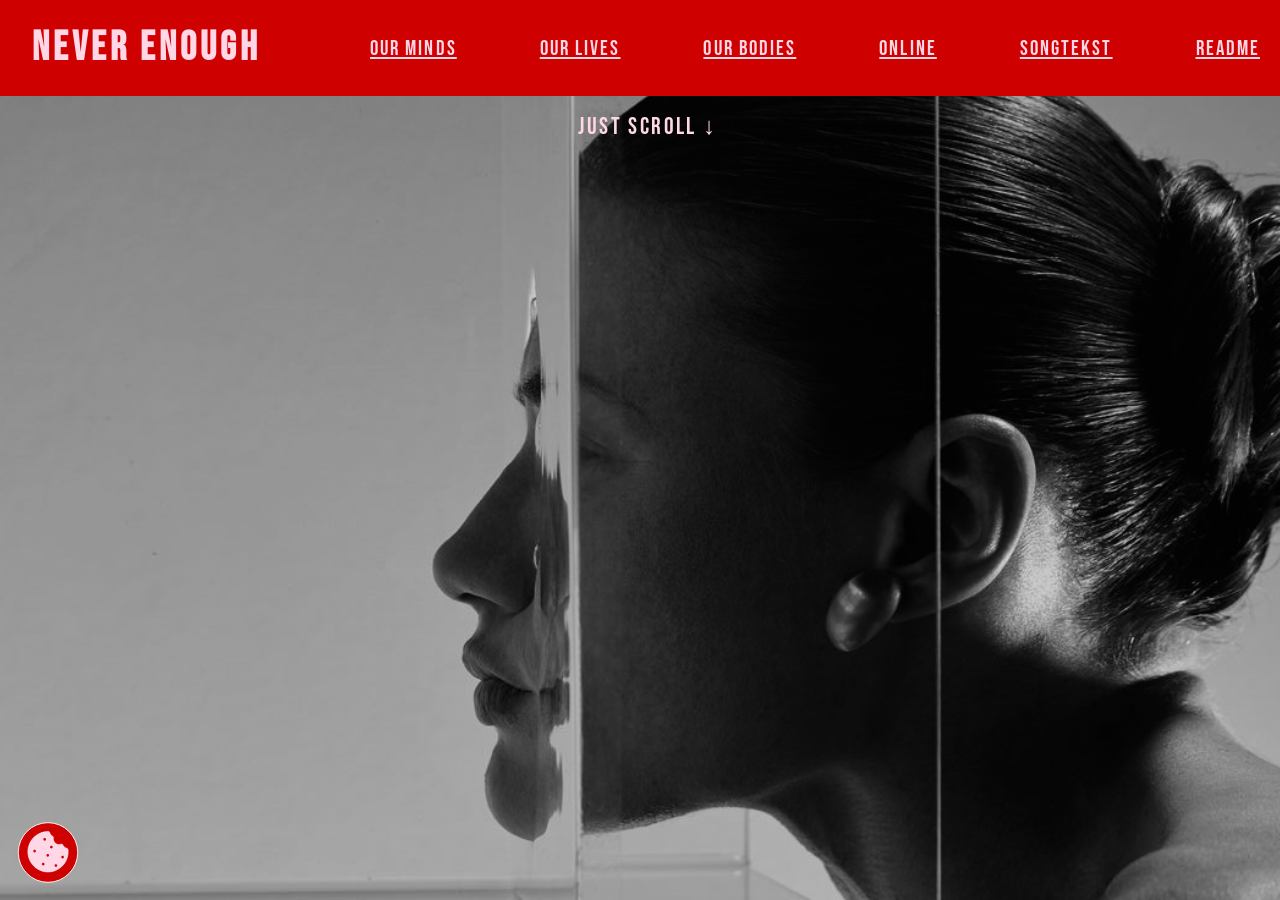
<file: index.html>
<!doctype html>
<html lang="en">
  <head>
    <meta charset="UTF-8" />
    <meta name="viewport" content="width=device-width, initial-scale=1.0" />
    <meta name="author" content="[jouw naam]" />
    <link rel="stylesheet" href="assets/style/normal.css" />
    <link rel="stylesheet" href="assets/style/media.css" />
    <title>Never Enough</title>
    <script
      data-page="https://tuintjevanleonie.nl"
      src="https://tuintjevanleonie.nl/webring.js"
      defer
    ></script>
  </head>
  <body>
    <a href="#main-content" class="skip-link">Skip to main content</a>
    <header>
      <h1>
        <a href="index.html" aria-label="Hoofdpagina">NEVER ENOUGH </a>
      </h1>

      <nav>
        <a
          href="minds.html"
          aria-label="Learn more about the influence of the never-enough mindset on our minds"
          >OUR MINDS</a
        >
        <a
          href="lives.html"
          aria-label="Learn more about the influence of the never-enough mindset on our lives"
          >OUR LIVES</a
        >
        <a
          href="bodies.html"
          aria-label="Learn more about the influence of the never-enough mindset on our bodies"
          >OUR BODIES</a
        >
        <a
          href="online.html"
          aria-label="Learn more about the influence of social media on the never-enough mindset"
          >ONLINE</a
        >
        <a
          href="songtekst/tijdsgeest.html"
          aria-label="Bekijk hier mijn sontekst"
          >SONGTEKST</a
        >

        <a
          href="https://github.com/LeonieKoster/Leonie/blob/main/README.md"
          aria-label="Bekijk hier mijn Learning Log"
          >README</a
        >
      </nav>
    </header>

    <aside>
      <button
        commandfor="mode-dialog"
        command="show-modal"
        aria-label="Open cookie en privacy informatie"
      >
        <img data-scheme="light" src="./assets/koek.svg" alt="" />
        <img data-scheme="dark" src="./assets/koekdonker.svg" alt="" />
      </button>

      <dialog id="mode-dialog">
        <form method="dialog">
          <hgroup>
            <h2>Welcome to my digital garden!</h2>
            <p>
              I value transparency. Here, you can see exactly which technologies
              are running in the background and what happens to your privacy.
            </p>
          </hgroup>
          <section>
            <h3>Which external systems are running alongside it?</h3>
            <ul>
              <li>
                <a
                  href=" https://docs.github.com/en/site-policy/privacy-policies/github-general-privacy-statement"
                >
                  <strong> GitHub Pages:</strong></a
                >
                Handles the technical hosting and keeps this site online.
              </li>
              <li>
                <a href="https://digitaaltuintje.nl"
                  ><strong> Digitaaltuintje Webring Component:</strong></a
                >
                Connects this platform to the broader network of digital
                gardens.
              </li>
            </ul>
          </section>
          <section>
            <h3>Honest & transparent:</h3>
            <p>
              I designed and built the rest of this site entirely myself. No
              sneaky ad networks, no commercial trackers, and no unnecessary
              cookies.
            </p>
          </section>
          <button aria-label="Sluit dialoogvenster">Close</button>
        </form>
      </dialog>
    </aside>

    <main>
      <figure>
        <img
          src="./assets/beginpagina.jpg"
          alt="Zwart-wit portret van een vrouw bij een spiegel"
        />
        <aside>Just scroll ↓</aside>
      </figure>

      <article id="main-content">
        <h2>You have enough. Why doesn't it feel that way?</h2>
        <p>
          We always want more. But where does that desire come from? And when
          does "more" actually become enough?
        </p>
      </article>

      <article>
        <h2><strong>MORE</strong></h2>
        <ul>
          <li>money.</li>
          <li>likes.</li>
          <li>beauty.</li>
          <li>attention.</li>
          <li>experiences.</li>
          <li>productivity.</li>
          <li>life.</li>
        </ul>
      </article>

      <article class="Roze-butwhy">
        <h2><strong>BUT WHY</strong></h2>
        <p>
          We think we’ll be happier if we have more. More likes, a better body,
          a better life. We’re constantly chasing the next thing, believing that
          once we achieve it, we’ll finally feel satisfied. But as soon as we
          get what we wanted, the goalposts shift again. There’s always
          something else to improve, something more to achieve, or something new
          to desire.
        </p>
        <p>
          What felt like enough yesterday suddenly feels like too little today.
          We compare ourselves to others, set new expectations, and keep looking
          for ways to become a better version of ourselves. Without even
          noticing, we turn happiness into something we have to earn instead of
          something we can experience along the way.
        </p>
        <p>
          Why is it so difficult to feel satisfied with what we already have?
          Why does more so often leave us wanting even more? And what would
          happen if we stopped chasing the next thing for a moment and asked
          ourselves: What if we already have enough?
        </p>
      </article>

      <section id="themas">
        <div class="themas-pin-container">
          <div class="themas-intro">
            <h2>THEMES</h2>
            <p>
              From our thoughts and bodies to our daily lives and online
              behaviour: everywhere, it seems like we need more. But where does
              this desire come from?
            </p>
          </div>

          <div class="themas-scroll-wrap">
            <article class="mind-kaart">
              <a href="minds.html">
                <img src="assets/minds.jpg" alt="..." />
              </a>
              <h3>OUR MINDS — NEVER SATISFIED.</h3>
              <p>
                Why are we never completely satisfied? We compare ourselves to
                others, keep setting higher goals, and believe things can always
                be better. But when are we actually satisfied?
              </p>
              <a href="minds.html">Go to the OUR MINDS page.</a>
            </article>

            <article class="life-kaart">
              <img src="assets/live.jpg" alt="..." />
              <a href="lives.html"> </a>
              <h3>OUR LIVES — NEVER ENOUGH.</h3>

              <p>
                We want to experience more, achieve more, and get more out of
                life. As if we always have to be more productive and can't
                afford to waste a single moment. But when is it enough?
              </p>
              <a href="lives.html">Go to the OUR LIVES page.</a>
            </article>

            <article class="bodies">
              <a href="bodies.html">
                <img src="assets/bodies.jpg" alt="..." />
              </a>
              <h3>OUR BODIES — NEVER PERFECT.</h3>
              <p>
                A flatter stomach, clearer skin, or a better version of
                yourself. Beauty standards make us believe that we always need
                to change something. But who decides when you're good enough?
              </p>
              <a href="bodies.html">Go to the OUR BODIES page.</a>
            </article>

            <article class="online">
              <a href="online.html">
                <img src="assets/online.jpg" alt=".." />
              </a>
              <h3>ONLINE — NEVER OFFLINE.</h3>
              <p>
                On social media, we are constantly exposed to perfect images and
                extraordinary moments. We compare ourselves to others and fear
                missing out. But how does that affect the way we see our own
                lives?
              </p>
              <a href="online.html">Go to the ONLINE page.</a>
            </article>
          </div>
        </div>
      </section>
    </main>
  </body>
</html>
</file>
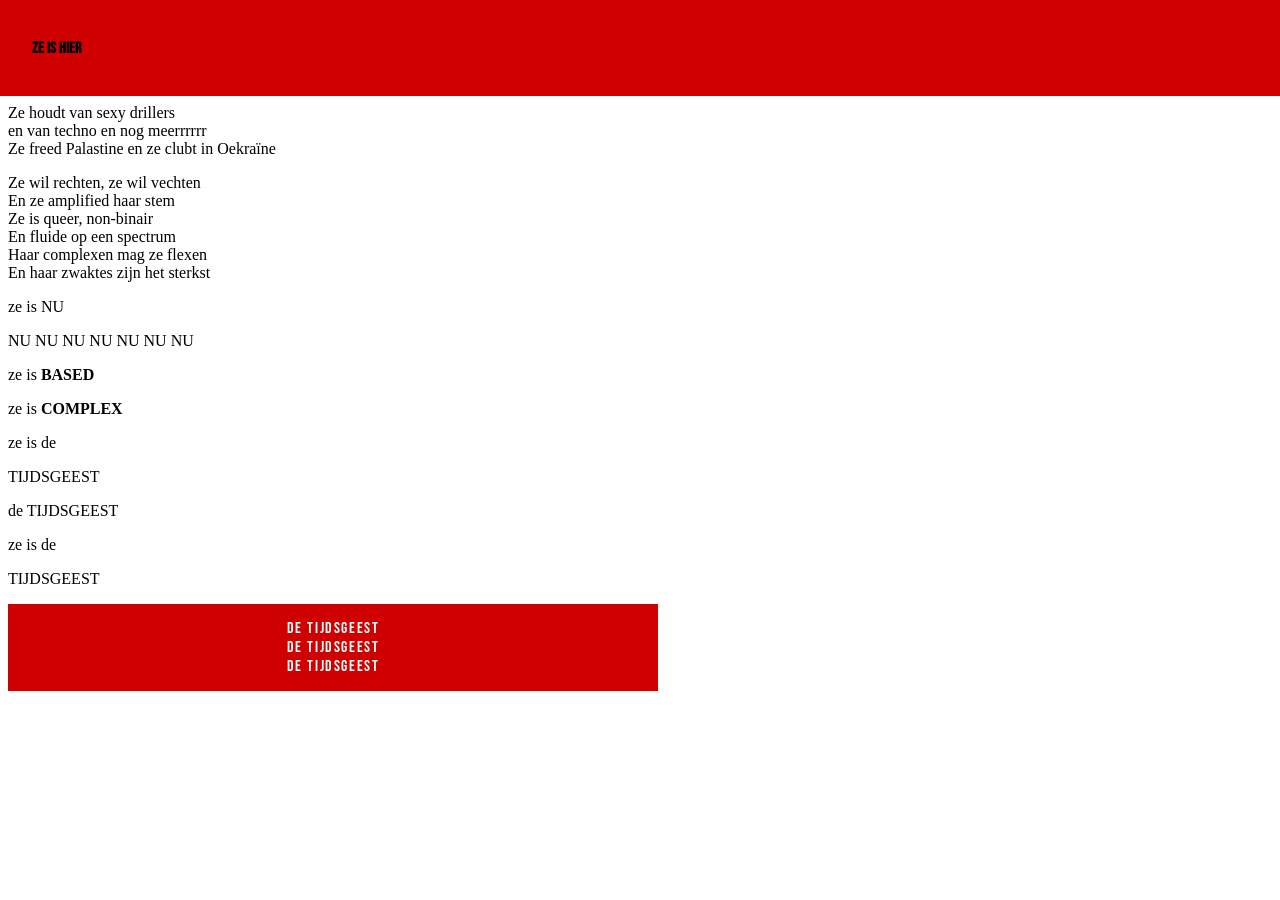
<file: songtekst/index.html>
<!doctype html>
<html lang="en">
  <head>
    <meta charset="UTF-8" />
    <meta name="viewport" content="width=device-width, initial-scale=1.0" />
    <meta http-equiv="X-UA-Compatible" content="ie=edge" />
    <title>Dansplaat</title>
    <link rel="stylesheet" href="tijdsgeest.css" />
    <meta name="copyright" content="Design by …" />
    <meta name="description" content="…" />
    <meta name="keywords" content="…" />
  </head>
  <body>
    <main class="grid-container">
      <p class="kop1">
        Ze is een beetje Arabier<br />
        En een beetje gen Z'er<br />
        Ze doet mee aan ramadan<br />
        Sipt stiekem ook bier
      </p>

      <p class="kop2">
        Ze houdt van sexy drillers<br />
        en van techno en nog meerrrrrr<br />
        Ze freed Palastine en ze clubt in Oekraïne
      </p>

      <header class="kop3"><strong>ZE IS NU</strong></header>
      <header class="kop4"><strong>ZE IS HIER</strong></header>

      <section class="kop5">
        Ze wil rechten, ze wil vechten<br />
        En ze amplified haar stem<br />
        Ze is queer, non-binair<br />
        En fluide op een spectrum<br />
        Haar complexen mag ze flexen<br />
        En haar zwaktes zijn het sterkst
      </section>

      <p class="kop6">ze is NU</p>
      <p class="kop7">NU NU NU NU NU NU NU</p>

      <p class="kop8">ze is <strong>BASED</strong></p>
      <p class="kop9">ze is <strong>COMPLEX</strong></p>

      <p class="kop10">ze is de</p>
      <p class="kop11">TIJDSGEEST</p>
      <p class="kop12">de TIJDSGEEST</p>

      <p class="kop13">ze is de</p>
      <p class="kop14">TIJDSGEEST</p>

      <footer class="kop15">
        <span>DE TIJDSGEEST</span><br />
        <span class="flip">DE TIJDSGEEST</span><br />
        <span class="flip">DE TIJDSGEEST</span>
      </footer>
    </main>
  </body>
</html>
</file>
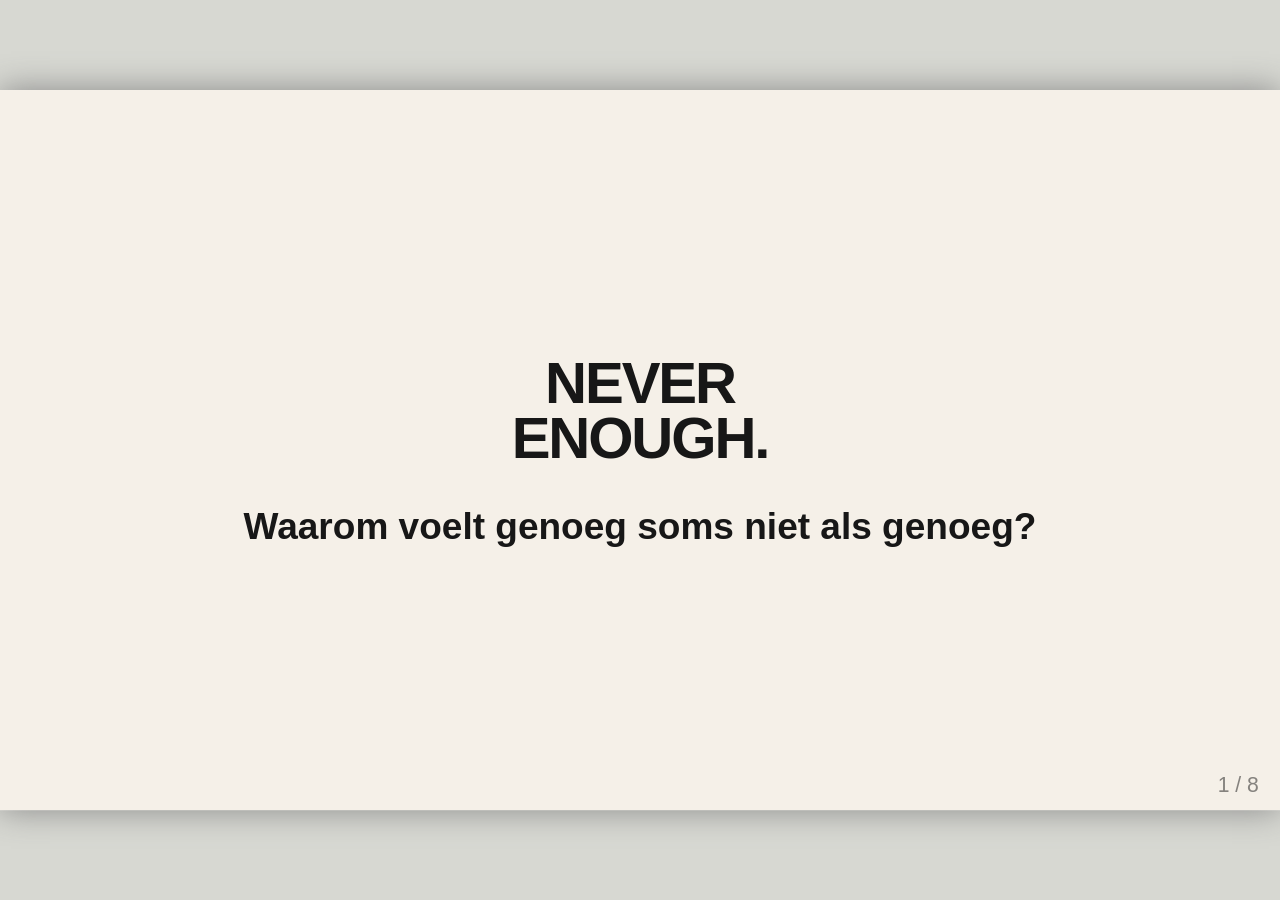
<file: oefeningen/presentatie/index.html>
<!doctype html>
<html lang="nl">
  <head>
    <meta charset="utf-8" />
    <title>Inspiratie voor mijn digital garden</title>
    <style>
      /* =========================
         ALGEMENE STIJL
         ========================= */

      body {
        font-family: Arial, Helvetica, sans-serif;
      }

      .remark-slide-content {
        background: #f5f0e8;
        color: #171717;
        padding: 50px 70px;
      }

      h1 {
        font-size: 64px;
        line-height: 0.95;
        text-transform: uppercase;
        letter-spacing: -2px;
      }

      h2 {
        font-size: 38px;
      }

      p {
        font-size: 22px;
        line-height: 1.4;
      }

      /* Roze achtergrond */

      .pink-bg {
        background: #ed3f82;
        color: #171717;
      }

      a {
        color: #ed3f82;
        text-decoration: none;
      }

      a:hover {
        text-decoration: underline;
      }

      .slide-image {
        width: 100%;
        max-height: 500px;
        object-fit: contain;
        display: block;
        margin: 20px auto;
      }
    </style>
  </head>
  <body>
    <textarea id="source">
class: center, middle 
<!--
In deze textarea kan je in Markdown de slides aanpassen,
zie https://github.com/gnab/remark/wiki voor alle mogelijkheden!
-->

# NEVER<br>ENOUGH.

### Waarom voelt genoeg soms niet als genoeg?


---

# 01 — Het onderwerp

## “Never Enough”

Waarom hebben we zo vaak het gevoel dat we meer moeten?

Ik wil onderzoeken waarom we als mensen vaak het gevoel hebben dat iets nooit helemaal genoeg is.
We willen steeds meer, beter, mooier, productiever of interessanter, terwijl we eigenlijk al genoeg hebben.

---
class: center, middle, pink-bg

# DE THEMA's

### Our Minds.

### Our Bodies.

### Our Live.

### Online.

---
# 02 — Mijn 10 links

1. [LINK 01 — <a href="https://www.bedrock.nl/positieve-kanten-van-overthinking/">Positieve-kanten-van-overthinking</a>](#)
2. [LINK 02 — <a href="https://www.bedrock.nl/altijd-meer-willen/">Altijd-meer-willen</a>](#)
3. [LINK 03 — <a href="https://scientias.nl/waarom-we-altijd-meer-willen-zelfs-als-we-er-ongelukkig-van-worden/">Waarom we altijd meer willen zelfs als we er ongelukkig van worden</a>](#)
4. [LINK 04 — <a href="https://psycholoog.nl/blogs/wat-is-de-invloed-van-doomscrolling-op-je-geestelijke-gezondheid/">Doomscrolling en de invloed op je geest</a>](#)
5. [LINK 05 — <a href="https://moodspace.be/nl/infotheek/fear-missing-out">Fear of missing out</a>](#)
6. [LINK 06 — <a href="https://www.brainwash.nl/artikelen/waarom-we-altijd-zo-druk-zijn">Waarom we altijd zo druk zijn</a>](#)
7. [LINK 07 — <a href="https://www.trimbos.nl/kennis/digitale-media-gokken/expertisecentrum-digitalisering-en-welzijn/sociale-media-en-welzijn/mentale-gezondheid/">Social media en mentale gezondheid</a>](#)
8. [LINK 08 — <a href="https://www.linda.nl/meiden/selflove/linda/hierom-niet-streven-trendy-lichaam/">Waarom je niet moet streven naar een perfect lichaam</a>](#)
9. [LINK 09 — <a href="https://www.sg.uu.nl/agenda/2025/het-gevaar-van-het-main-character-syndrome">Gevaar van het main character syndrome</a>](#)
10. [LINK 10 — <a href="https://www.lizdavistherapy.com/blog/romanticize-your-life">Romanticize your life</a>](#)

---
class: black

# 03 — Mijn foto collage

Ik heb afbeeldingen verzameld die bij mijn onderwerp passen.
Toen ik ze naast elkaar legde, zag ik verschillende patronen.

### Wat komt steeds terug?

**ROZE**  
**ZWART**  
**SOCIAL MEDIA**  
**VROUWELIJK**  
**PRESTEREN**  
**GROOT**  
**OVERTHINKING**  
**FOMO**  
**ZELFVERBETERING** 
---
class: pink-bg
<img class= "slide-image" src="../../Afbeeldingen/Collage-NeverEnough.png" alt="Collage van mijn afbeeldingen">
---
# 04 — Mijn digital garden

In mijn digital garden wil ik verschillende kanten van Never Enough onderzoeken. Niet alleen de negatieve kant, maar ook waarom we zo graag willen groeien, verbeteren en nieuwe dingen ervaren.

Het uitgangspunt is de vraag: waarom is genoeg voor ons vaak niet genoeg? Dit zie je op veel manieren terug in het dagelijks leven. We willen steeds meer, beter, mooier of interessanter.

Ik wil daarom geen standaard informatieve website maken, maar een website die bezoekers laat nadenken over hun eigen gedrag. De onderwerpen verdeel ik in Our Minds, Our Bodies, Online en Our Lives. Denk hierbij aan FOMO, overthinking, Just One More, glow-up culture, productiviteit en Let’s Romanticize Life.
Wat ik interessant vind aan andere websites is wanneer informatie niet meteen volledig wordt gegeven, maar je als bezoeker zelf iets ontdekt. Ik wil daarom experimenteren met scroll-interacties, verborgen informatie, bewegende elementen en verschillende lagen binnen een pagina. Vooral scroll-based animations, interactieve hover states en animaties die reageren op de gebruiker lijken mij interessant om verder te onderzoeken.

---

class: center, middle, black

# THANK YOU.


<!-- Laat onderstaande staan anders breekt je presentatie -->
    </textarea>
    <script src="./remark-latest.min.js"></script>
    <script>
      var slideshow = remark.create({
        ratio: "16:9",
      });
    </script>
  </body>
</html>
</file>
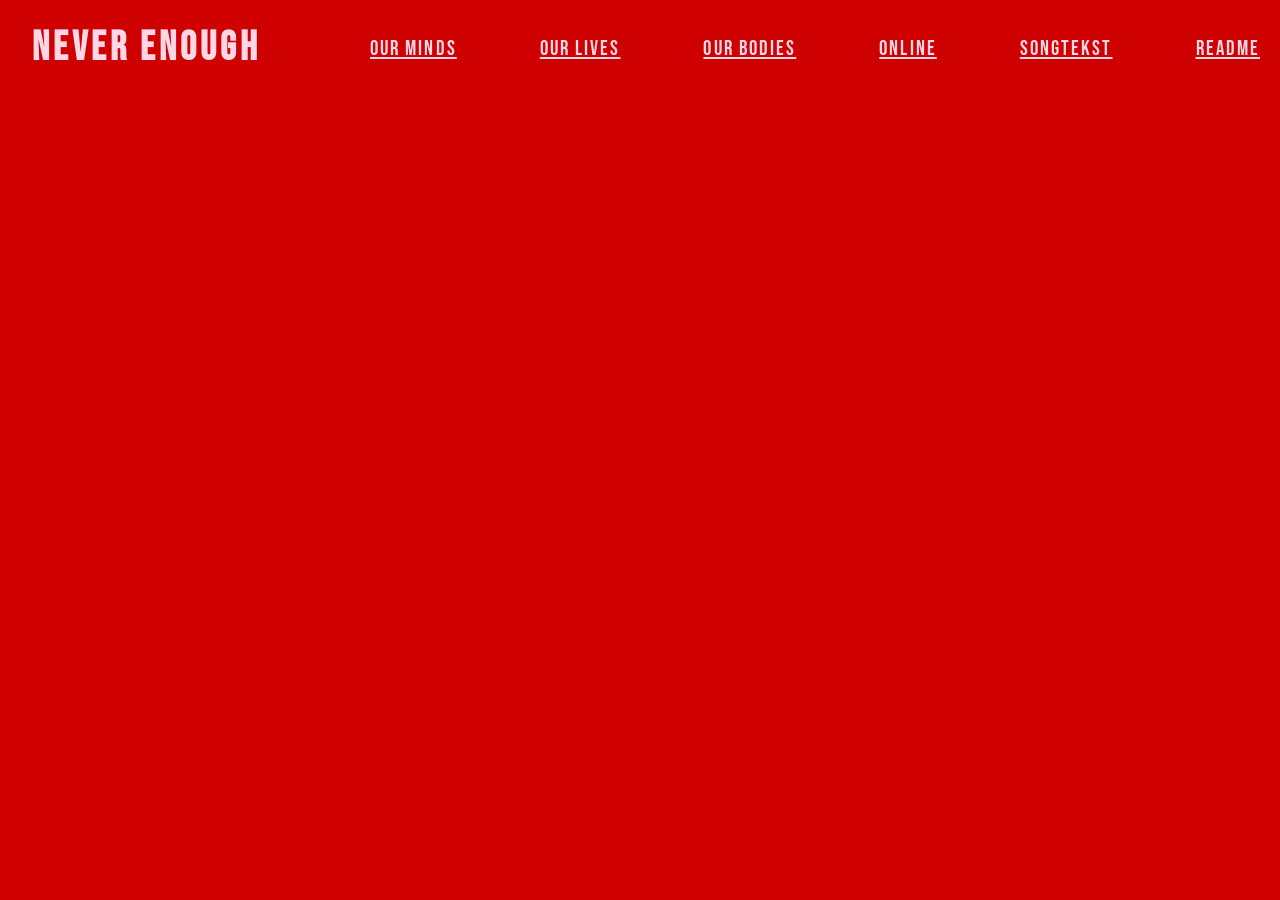
<file: bodies.html>
<!doctype html>
<html lang="en">
  <head>
    <meta charset="UTF-8" />
    <meta name="viewport" content="width=device-width, initial-scale=1.0" />
    <meta name="author" content="[jouw naam]" />
    <link rel="stylesheet" href="./assets/style/normal.css" />
    <title>Our Bodies - Never Enough</title>
    <script
      data-page="https://tuintjevanleonie.nl"
      src="https://tuintjevanleonie.nl/webring.js"
      defer
    ></script>
  </head>
  <body>
    <a href="#main-content" class="skip-link">Skip to main content</a>
    <header>
      <h1>
        <a href="index.html" aria-label="Hoofdpagina">NEVER ENOUGH </a>
      </h1>

      <nav>
        <a
          href="minds.html"
          aria-label="Learn more about the influence of the never-enough mindset on our minds"
          >OUR MINDS</a
        >
        <a
          href="lives.html"
          aria-label="Learn more about the influence of the never-enough mindset on our lives"
          >OUR LIVES</a
        >
        <a
          href="bodies.html"
          aria-label="Learn more about the influence of the never-enough mindset on our bodies"
          >OUR BODIES</a
        >
        <a
          href="online.html"
          aria-label="Learn more about the influence of social media on the never-enough mindset"
          >ONLINE</a
        >
        <a
          href="songtekst/tijdsgeest.html"
          aria-label="Bekijk hier mijn sontekst"
          >SONGTEKST</a
        >

        <a
          href="https://github.com/LeonieKoster/Leonie/blob/main/README.md"
          aria-label="Bekijk hier mijn Learning Log"
          >README</a
        >
      </nav>
    </header>
    <main>
      <!-- <h1>
        Hier ga ik onderzoeken hoe onze gedachten ervoor zorgen dat we continue
        het gevoel van "het is nooit genoeg" hebben.
      </h1> -->
    </main>
  </body>
</html>
</file>
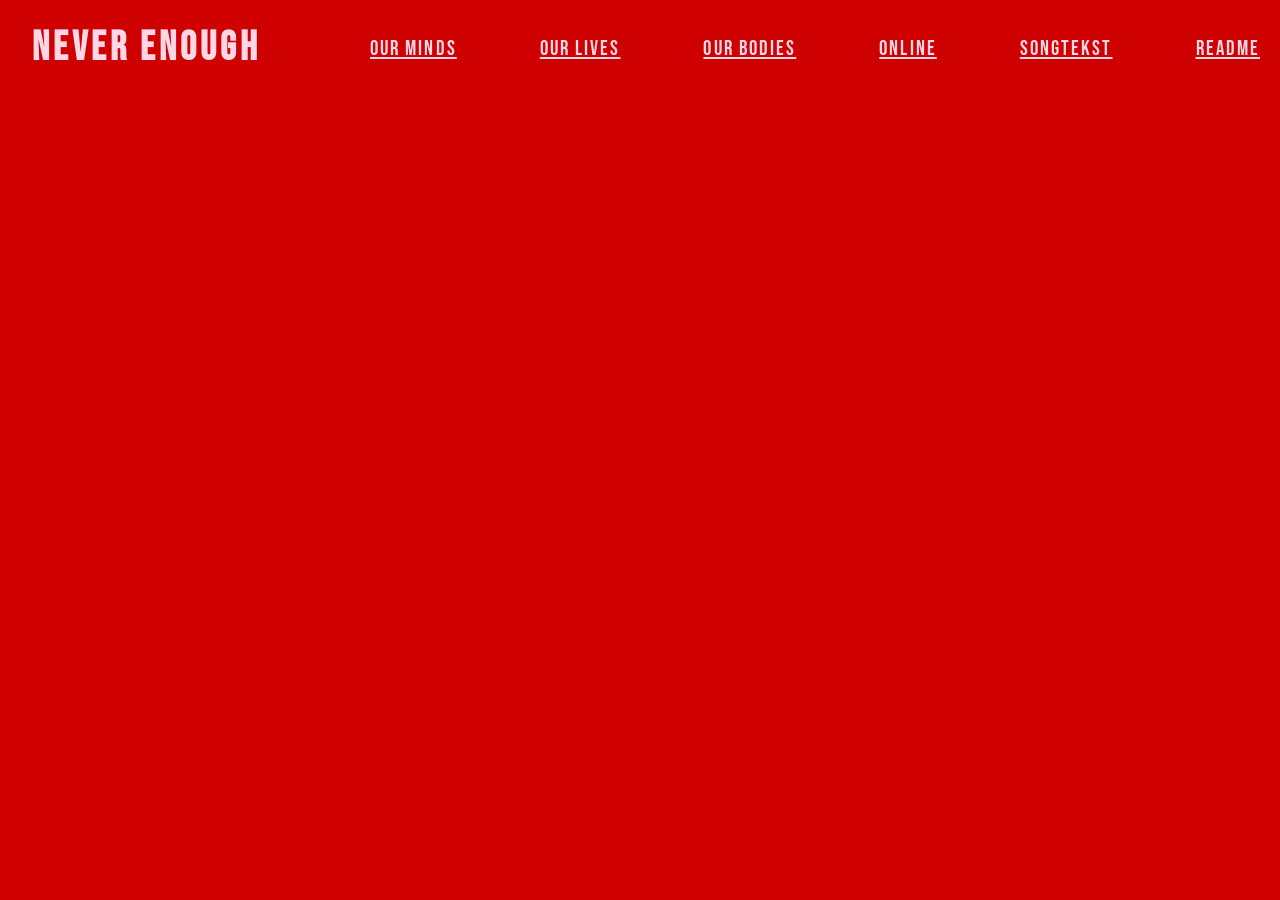
<file: lives.html>
<!doctype html>
<html lang="en">
  <head>
    <meta charset="UTF-8" />
    <meta name="viewport" content="width=device-width, initial-scale=1.0" />
    <meta name="author" content="[jouw naam]" />
    <link rel="stylesheet" href="./assets/style/normal.css" />
    <title>Our Lives - Never Enough</title>
    <script
      data-page="https://tuintjevanleonie.nl"
      src="https://tuintjevanleonie.nl/webring.js"
      defer
    ></script>
  </head>
  <body>
    <a href="#main-content" class="skip-link">Skip to main content</a>
    <header>
      <h1>
        <a href="index.html" aria-label="Hoofdpagina">NEVER ENOUGH </a>
      </h1>

      <nav>
        <a
          href="minds.html"
          aria-label="Learn more about the influence of the never-enough mindset on our minds"
          >OUR MINDS</a
        >
        <a
          href="lives.html"
          aria-label="Learn more about the influence of the never-enough mindset on our lives"
          >OUR LIVES</a
        >
        <a
          href="bodies.html"
          aria-label="Learn more about the influence of the never-enough mindset on our bodies"
          >OUR BODIES</a
        >
        <a
          href="online.html"
          aria-label="Learn more about the influence of social media on the never-enough mindset"
          >ONLINE</a
        >
        <a
          href="songtekst/tijdsgeest.html"
          aria-label="Bekijk hier mijn sontekst"
          >SONGTEKST</a
        >

        <a
          href="https://github.com/LeonieKoster/Leonie/blob/main/README.md"
          aria-label="Bekijk hier mijn Learning Log"
          >README</a
        >
      </nav>
    </header>
    <main>
      <!-- <article>
        <h1>
          Hier ga ik onderzoeken hoe onze gedachten ervoor zorgen dat we
          continue het gevoel van "het is nooit genoeg" hebben.
        </h1>
      </article> -->
    </main>
  </body>
</html>
</file>
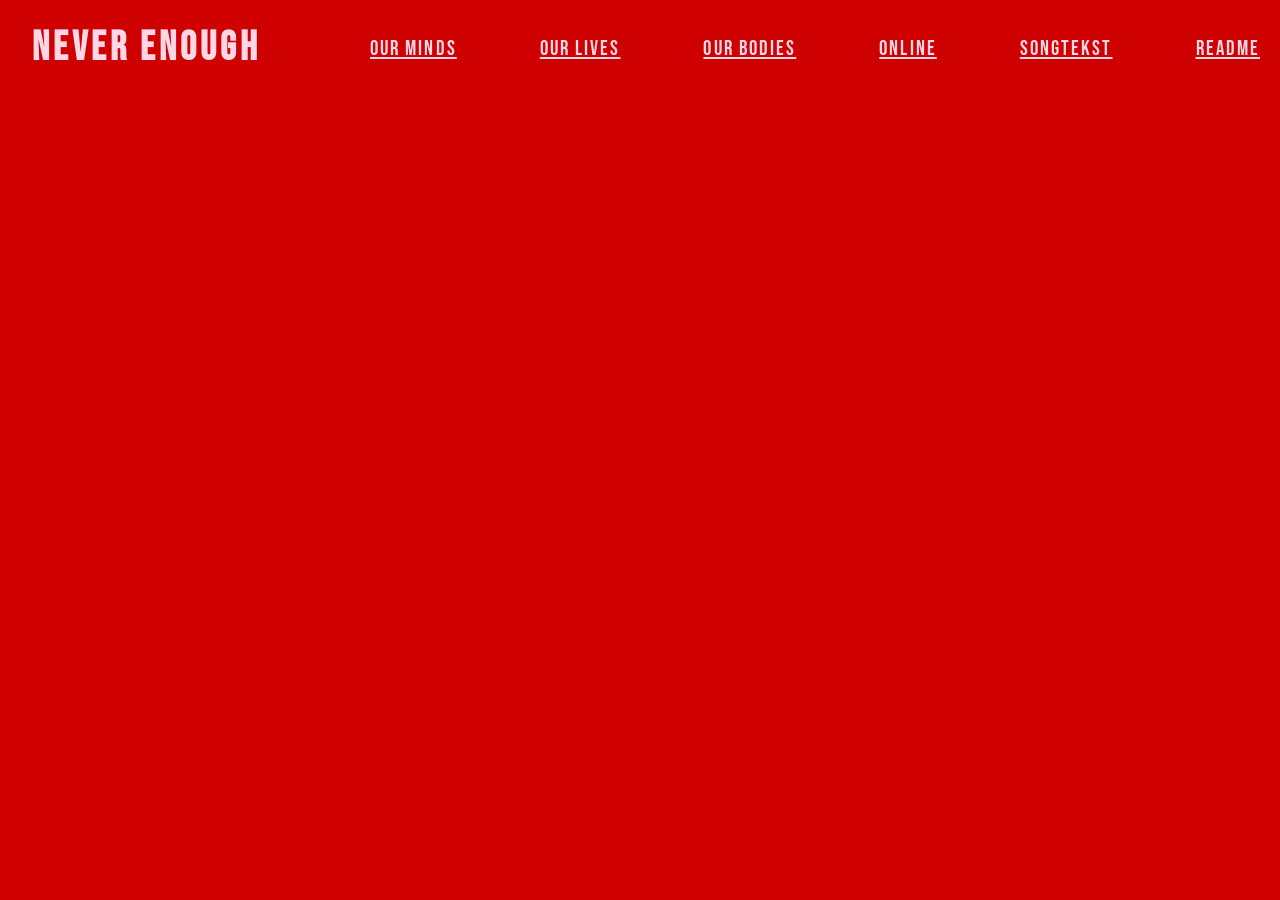
<file: minds.html>
<!doctype html>
<html lang="en">
  <head>
    <meta charset="UTF-8" />
    <meta name="viewport" content="width=device-width, initial-scale=1.0" />
    <meta name="author" content="[jouw naam]" />
    <link rel="stylesheet" href="./assets/style/normal.css" />
    <title>Our Minds - Never Enough</title>
    <script
      data-page="https://tuintjevanleonie.nl"
      src="https://tuintjevanleonie.nl/webring.js"
      defer
    ></script>
  </head>
  <body>
    <a href="#main-content" class="skip-link">Skip to main content</a>
    <header>
      <h1>
        <a href="index.html" aria-label="Hoofdpagina">NEVER ENOUGH </a>
      </h1>

      <nav>
        <a
          href="minds.html"
          aria-label="Learn more about the influence of the never-enough mindset on our minds"
          >OUR MINDS</a
        >
        <a
          href="lives.html"
          aria-label="Learn more about the influence of the never-enough mindset on our lives"
          >OUR LIVES</a
        >
        <a
          href="bodies.html"
          aria-label="Learn more about the influence of the never-enough mindset on our bodies"
          >OUR BODIES</a
        >
        <a
          href="online.html"
          aria-label="Learn more about the influence of social media on the never-enough mindset"
          >ONLINE</a
        >
        <a
          href="songtekst/tijdsgeest.html"
          aria-label="Bekijk hier mijn sontekst"
          >SONGTEKST</a
        >

        <a
          href="https://github.com/LeonieKoster/Leonie/blob/main/README.md"
          aria-label="Bekijk hier mijn Learning Log"
          >README</a
        >
      </nav>
    </header>
    <main>
      <!-- <h1>
        Hier ga ik onderzoeken hoe onze gedachten ervoor zorgen dat we continue
        het gevoel van "het is nooit genoeg" hebben.
      </h1> -->
    </main>
  </body>
</html>
</file>
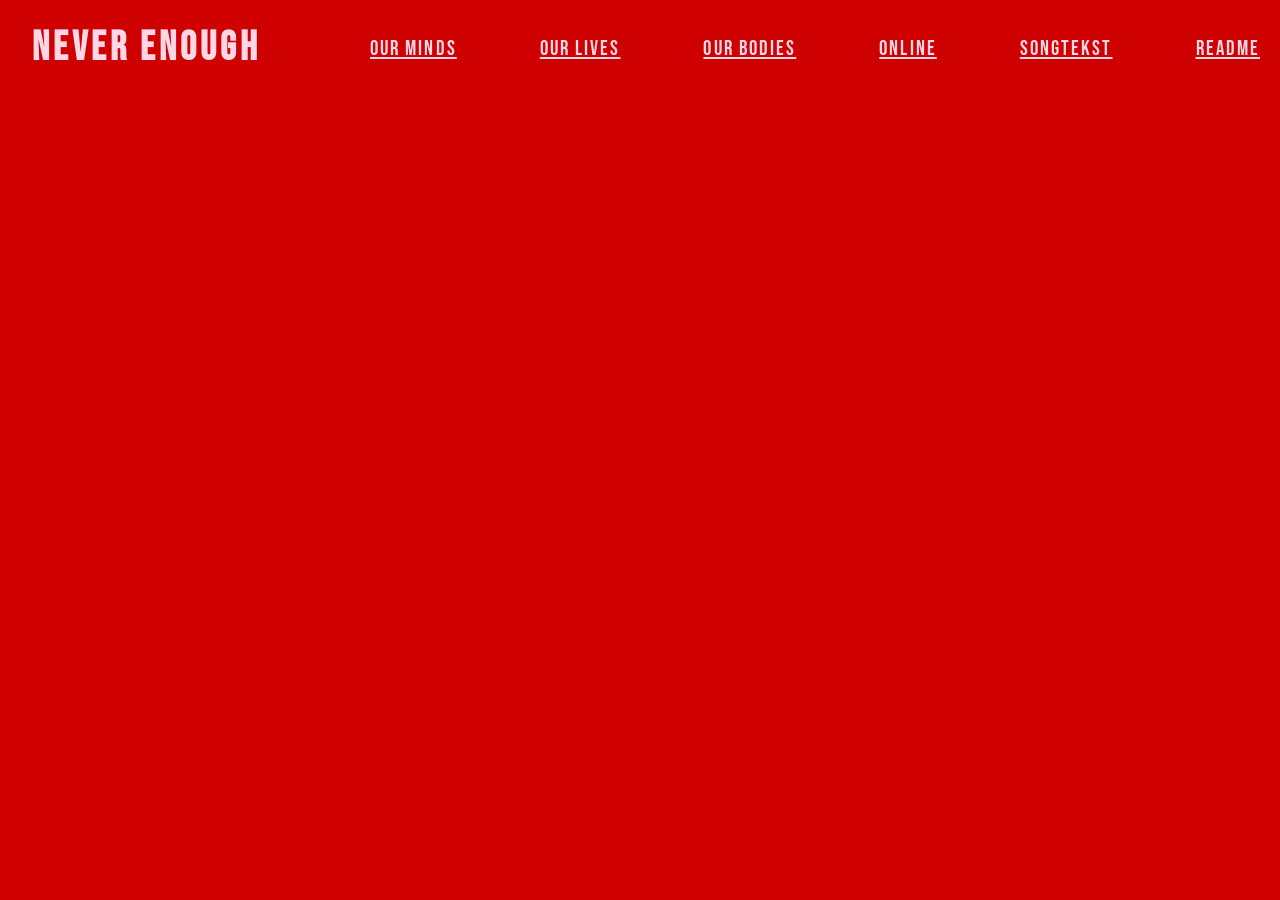
<file: online.html>
<!doctype html>
<html lang="en">
  <head>
    <meta charset="UTF-8" />
    <meta name="viewport" content="width=device-width, initial-scale=1.0" />
    <meta name="author" content="[jouw naam]" />
    <link rel="stylesheet" href="./assets/style/normal.css" />
    <title>Online - Never Enough</title>
    <script
      data-page="https://tuintjevanleonie.nl"
      src="https://tuintjevanleonie.nl/webring.js"
      defer
    ></script>
  </head>
  <body>
    <a href="#main-content" class="skip-link">Skip to main content</a>
    <header>
      <h1>
        <a href="index.html" aria-label="Hoofdpagina">NEVER ENOUGH </a>
      </h1>

      <nav>
        <a
          href="minds.html"
          aria-label="Learn more about the influence of the never-enough mindset on our minds"
          >OUR MINDS</a
        >
        <a
          href="lives.html"
          aria-label="Learn more about the influence of the never-enough mindset on our lives"
          >OUR LIVES</a
        >
        <a
          href="bodies.html"
          aria-label="Learn more about the influence of the never-enough mindset on our bodies"
          >OUR BODIES</a
        >
        <a
          href="online.html"
          aria-label="Learn more about the influence of social media on the never-enough mindset"
          >ONLINE</a
        >
        <a
          href="songtekst/tijdsgeest.html"
          aria-label="Bekijk hier mijn sontekst"
          >SONGTEKST</a
        >

        <a
          href="https://github.com/LeonieKoster/Leonie/blob/main/README.md"
          aria-label="Bekijk hier mijn Learning Log"
          >README</a
        >
      </nav>
    </header>
    <main>
      <!-- <h1>
        Hier ga ik onderzoeken hoe online, zoals sociale media invloed heeft op
        de "nooit genoeg mentaliteit"
      </h1> -->
    </main>
  </body>
</html>
</file>
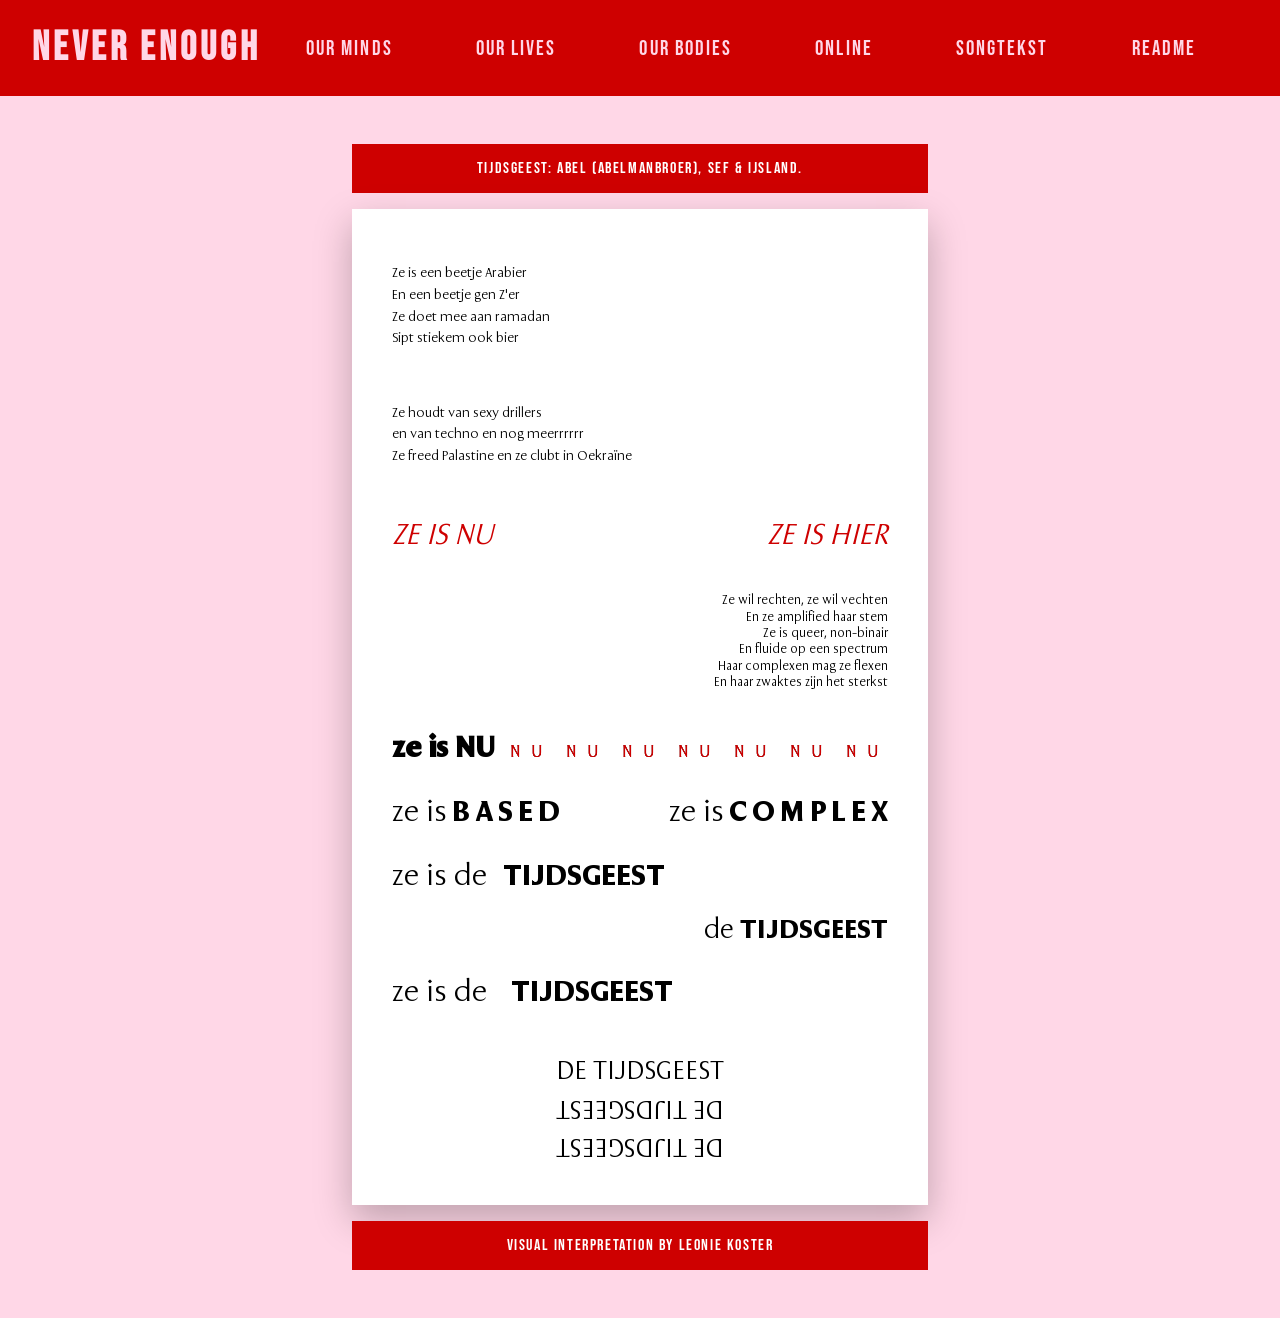
<file: songtekst/tijdsgeest.html>
<!doctype html>
<html lang="nl">
  <head>
    <meta charset="UTF-8" />
    <meta name="viewport" content="width=device-width, initial-scale=1.0" />
    <meta http-equiv="X-UA-Compatible" content="ie=edge" />
    <title>Songtekst</title>
    <link rel="stylesheet" href="tijdsgeest.css" />
    <meta name="copyright" content="Design by …" />
    <meta name="description" content="…" />
    <meta name="keywords" content="…" />
  </head>
  <body class="lyrics-page">
    <a href="#main-content" class="skip-link">Skip to main content</a>
    <header>
      <h1>
        <a href="../index.html" aria-label="Hoofdpagina">NEVER ENOUGH </a>
      </h1>

      <nav>
        <a
          href="../minds.html"
          aria-label="Learn more about the influence of the never-enough mindset on our minds"
          >OUR MINDS</a
        >
        <a
          href="../lives.html"
          aria-label="Learn more about the influence of the never-enough mindset on our lives"
          >OUR LIVES</a
        >
        <a
          href="../bodies.html"
          aria-label="Learn more about the influence of the never-enough mindset on our bodies"
          >OUR BODIES</a
        >
        <a
          href="../online.html"
          aria-label="Learn more about the influence of social media on the never-enough mindset"
          >ONLINE</a
        >
        <a
          href="../songtekst/tijdsgeest.html"
          aria-label="Bekijk hier mijn sontekst"
          >SONGTEKST</a
        >

        <a
          href="https://github.com/LeonieKoster/Leonie/blob/main/README.md"
          aria-label="Bekijk hier mijn Learning Log"
          >README</a
        >
      </nav>
    </header>

    <main id="main-content">
      <div class="lyrics-title">
        <h1>Tijdsgeest: Abel (Abelmanbroer), Sef & IJSLAND.</h1>
      </div>
      <section class="poster">
        <!---- "Ze is een beetje Arabier stukje"-->
        <section id="arabier">
          <p>
            Ze is een beetje Arabier<br />
            En een beetje gen Z'er<br />
            Ze doet mee aan ramadan<br />
            Sipt stiekem ook bier
          </p>
        </section>

        <!---- "Ze houdt van sexy drillers stukje"-->
        <section id="drillers">
          <p>
            Ze houdt van sexy drillers<br />
            en van techno en nog meerrrrrr<br />
            Ze freed Palastine en ze clubt in Oekraïne
          </p>
        </section>

        <!---- "Ze is nu zinnen"-->
        <div class="ze">
          <h2>ZE IS NU</h2>
          <h2>ZE IS HIER</h2>
        </div>

        <!---- "Ze wil rechten ze wil vechten stukje"-->
        <section class="rechten">
          <p>
            Ze wil rechten, ze wil vechten<br />
            En ze amplified haar stem<br />
            Ze is queer, non-binair<br />
            En fluide op een spectrum<br />
            Haar complexen mag ze flexen<br />
            En haar zwaktes zijn het sterkst
          </p>
        </section>

        <!---- "Ze is nu nu nu nu"-->
        <div class="nu">
          <p>ze is NU</p>
          <p data-text="NU NU NU NU NU NU NU">NU NU NU NU NU NU NU</p>
        </div>

        <!---- "Ze is based/complex"-->
        <div class="basedcomplex">
          <h3>
            ze is <span>B</span><span>A</span><span>S</span><span>E</span
            ><span>D</span>
          </h3>
          <h3>
            ze is <span>C</span><span>O</span><span>M</span><span>P</span
            ><span>L</span><span>E</span><span>X</span>
          </h3>
        </div>

        <!-- "Ze de tijdsgeest herhaling stukje" -->
        <section class="tijdsgeest-section">
          <p class="de1">ze is de</p>
          <h3>
            <span>T</span><span>I</span><span>J</span><span>D</span
            ><span>S</span><span>G</span><span>E</span><span>E</span
            ><span>S</span><span>T</span>
          </h3>
          <p class="tijdsgeest">
            de <span>T</span><span>I</span><span>J</span><span>D</span
            ><span>S</span><span>G</span><span>E</span><span>E</span
            ><span>S</span><span>T</span>
          </p>
        </section>

        <!---- "Ze de tijdsgeest herhaling stukje"-->
        <section class="tijdsgeest-section1">
          <p class="de2">ze is de</p>
          <h3>
            <span>T</span><span>I</span><span>J</span><span>D</span
            ><span>S</span><span>G</span><span>E</span><span>E</span
            ><span>S</span><span>T</span>
          </h3>
        </section>

        <!---- "Tijdgeest flip stukje"-->
        <section class="flip-section">
          <p>
            <span class="flip1">DE TIJDSGEEST</span><br />
            <span class="flip2">DE TIJDSGEEST</span><br />
            <span class="flip3">DE TIJDSGEEST</span>
          </p>
        </section>
      </section>

      <footer>Visual interpretation by Leonie Koster</footer>
    </main>
  </body>
</html>
</file>
<file: assets/style/normal.css>
/* /* Bronnen & bronvermelding:
Afbeelding beginpagina: https://encrypted-tbn0.gstatic.com/images?q=tbn:ANd9GcTxEXOvwREbxQI-Jrwtu28LpYMecb5lRC2Gbw14JWvxRtnyC2WQ
Websites voor inspiratie: https://codepen.io/marlowD/full/zYVRKge & https://codepen.io/cameronknight/pen/qBNvrRQ
Gesprek met chat.gpt voor uitleg inspiratie code: https://chatgpt.com/c/6aab0da6-c97c-83eb-8a9e-10864414de15.
Gesprek met chat.gpt voor uitleg waarom grid niet werkt: https://chatgpt.com/uc/6ada6752-dab4-83ea-9848-5d9493901733 
Hulp gevraagd bij het opschonen van mijn css: https://chatgpt.com/c/6add1c49-afe8-83eb-85ae-6ddd522d4b31 
Opschonen css media query: https://gemini.google.com/app/a84f252ad49f8ddb

Songtekst:
Hulp gevraagd bij het opschonen van mijn css van mijn songtekst: https://chatgpt.com/c/6adfb9fd-5ec0-83ed-a178-b979ac5663f3  
Code voor de media query van mijn sontekst: https://gemini.google.com/app/ddf67af027d4a8dc  

Afbeeldingen thema pagina: 
- Our minds: https://i.pinimg.com/736x/42/fe/c1/42fec132ce89fed165c8372578d34b94.jpg
- Our lives: https://i.pinimg.com/originals/5b/6c/b4/5b6cb488936c7e694fae3d5b05a11739.jpg
- Our bodies: https://i.pinimg.com/736x/2f/98/26/2f9826a5aa2a1362e643b0744a8a9153.jpg (zelf geedit) 
- Online: https://i.pinimg.com/736x/4f/aa/fe/4faafeb1feb163b587b5c04a3719276d.jpg 

 */

@font-face {
  font-family: "BebasNeue";
  src: url("../type/BebasNeue-Regular.ttf");
  font-weight: 100;
  font-style: normal;
}

@font-face {
  font-family: "NotoSans";
  src: url("../type/NotoSans-VariableFont_wdth\,wght.ttf");
  font-weight: 100;
  font-style: normal;
}

html {
  margin: auto;
  max-width: 100%;
  box-sizing: border-box;
  color-scheme: light dark;

  --bg-roodblauw: light-dark(#ce0000, #0b13cb);
  --bg-lichtroze: light-dark(#ffd7e7, #db88f6);
  --bg-wit: white;

  --tekst-wit: light-dark(white, white);
  --tekst-zwartwit: light-dark(black, white);

  --color-rozepaars: light-dark(#ffd7e7, #db88f6);
  --color-roodblauw: light-dark(#ce0000, #0b13cb);
}

[data-scheme="dark"] {
  display: none;
}

@media (prefers-color-scheme: dark) {
  [data-scheme="light"] {
    display: none;
  }

  [data-scheme="dark"] {
    display: block;
  }
}

body {
  margin: 0;
  padding: 0;

  background-color: var(--bg-roodblauw);
  font-family: "BebasNeue", sans-serif;
}

.skip-link {
  position: absolute;
  top: -40px;
  left: 0;
  z-index: 1000;
  padding: 8px;

  background: var(--bg-wit);
  color: var(--color-roodblauw);
}
.skip-link:focus {
  top: 0;
}

header {
  position: fixed;
  inset: 0 0 auto;
  z-index: 100;

  width: 100%;
  height: 6rem;

  padding: 0 2rem;

  display: flex;
  justify-content: space-between;
  align-items: center;

  background-color: var(--bg-roodblauw);
}

header a {
  font-size: 2.5rem;
  letter-spacing: 0.1em;

  color: var(--color-rozepaars);
}

header h1 a {
  text-decoration: none;
}

header nav a {
  display: inline-block;

  margin: 0 2.5rem 0 1rem;
  padding: 0.5rem 0.75rem;

  font-size: 1.3rem;
  letter-spacing: 0.1em;
}

a:hover {
  color: var(--tekst-wit);
  text-decoration: underline;
}

a:focus-visible,
button:focus-visible {
  outline: 3px solid var(--tekst-wit);
}

aside {
  position: fixed;
  left: 1rem;
  bottom: 1rem;
  z-index: 100;
}

dialog::backdrop {
  background: rgba(0, 0, 0, 0.5);
  backdrop-filter: blur(4px);
}

aside button {
  display: flex;
  padding: 0;

  background: none;
  border: none;
  cursor: pointer;
}

aside button img {
  width: 4rem;
  height: auto;
}

dialog form button {
  align-self: center;
  padding: 0.75rem 1rem;
  border-radius: 8px;

  font-family: "BebasNeue", sans-serif;
  font-size: 1.2rem;
  font-weight: 600;
  cursor: pointer;

  background-color: var(--bg-wit);
  color: var(--color-roodblauw);
  transition: background-color 0.2s;
}

#mode-dialog form > button:hover {
  border: 4px solid white;

  background-color: var(--bg-lichtroze);
  color: var(--tekst-wit);
}

#mode-dialog form > button:focus {
  border: 4px solid black;

  background-color: var(--bg-lichtroze);
  color: var(--tekst-wit);
}

dialog {
  width: 90%;
  max-width: 550px;
  padding: 0;

  border: none;
  border-radius: 16px;
}

dialog form {
  display: flex;
  flex-direction: column;

  gap: 1rem;
  padding: 2rem;

  background-color: var(--bg-roodblauw);
}

hgroup h2 {
  margin-bottom: -0.6rem;

  color: var(--bg-lichtroze);
  font-size: 2rem;
  text-align: center;
}

hgroup p {
  font-size: 0.9rem;
  line-height: 1.5;
  text-align: center;

  color: var(--tekst-wit);
  font-family: Arial, Helvetica, sans-serif;
}

dialog section:nth-of-type(1) li a {
  color: var(--tekst-zwartwit);
}

dialog section:nth-of-type(1) li a:hover {
  color: var(--bg-roodblauw);
}

dialog[open] {
  animation: springIn 0.4s cubic-bezier(0.175, 0.885, 0.32, 1.275) forwards;
}

@keyframes springIn {
  0% {
    opacity: 0;
    transform: scale(0.7) translateY(20px);
  }
  100% {
    opacity: 1;
    transform: scale(1) translateY(0);
  }
}

dialog section:nth-of-type(1) {
  display: block;
  margin-top: -1rem;
  padding: 1rem 1.25rem;
  border-radius: 1rem;

  background-color: var(--bg-lichtroze);
}

dialog section:nth-of-type(1) h3 {
  margin: 0 0 0.75rem;

  font-size: 1.2rem;
  letter-spacing: 0.05em;
  text-transform: uppercase;
  color: var(--color-roodblauw);
}

dialog section:nth-of-type(1) ul {
  margin: 0;
  padding-left: 1.25rem;

  font-size: 0.9rem;
  line-height: 1.5;
  list-style: "✓";
  font-family: Arial, Helvetica, sans-serif;
}

dialog section:nth-of-type(1) li {
  padding-left: 1rem;
}

dialog section:nth-of-type(2) {
  display: block;

  border-radius: 1rem;
  padding: 1rem 1.25rem;

  background-color: var(--bg-lichtroze);
}

dialog section:nth-of-type(2) h3,
dialog section:nth-of-type(2) p {
  margin: 0;

  font-size: 0.9rem;
  line-height: 1.5;
  font-family: Arial, Helvetica, sans-serif;
  color: var(--tekst-zwartwit);
}

dialog section:nth-of-type(2) h3 {
  font-weight: bold;
}

main {
  width: 100%;
  block-size: 100vh;

  overflow-x: hidden;
  overflow-y: auto;
  scroll-snap-type: y mandatory;
  scroll-behavior: smooth;
}

main > article,
main > figure {
  position: sticky;
  top: 0;

  display: flex;
  flex-direction: column;

  width: 100%;
  block-size: 100vh;
  margin: 0;
  padding: 0;

  text-align: center;
  scroll-snap-align: start;
}

main > figure img {
  display: block;
  width: 100%;
  height: 100vh;

  object-fit: cover;
  margin: 0;
}

main > figure aside {
  position: absolute;
  top: 7rem;
  right: 0;
  z-index: 10;

  color: var(--bg-lichtroze);
  font-family: "BebasNeue", sans-serif;
  font-size: 1.5rem;
  letter-spacing: 0.1em;
  pointer-events: none;

  animation: stuiteren 1.5s infinite ease-in-out;
}

@keyframes stuiteren {
  0%,
  100% {
    transform: translateY(0);
  }
  50% {
    transform: translateY(
      8px
    ); /* Laat de tekst subtiel 8px op en neer bewegen */
  }
}

main > article:nth-of-type(1) {
  width: 75%;
  height: 100vh;
  padding-top: 4rem;
  align-items: flex-start;

  background-color: var(--color-rozepaars);
  color: var(--bg-roodblauw);
}

#main-content h2 {
  align-self: center;
  margin-bottom: 0;
  padding: 5rem 3rem 0 3rem;

  color: var(--bg-roodblauw);
  font-size: 3rem;
}

#main-content p {
  align-self: center;
  padding: 0.2rem 2rem 0;

  font-family: "NotoSans", sans-serif;
  font-size: 1.1rem;
  font-variation-settings: "wght" 300;
}

main > article:nth-of-type(2) {
  position: sticky;
  top: 45vh;
  z-index: 2;

  width: 100%;
  height: 100vh;
  overflow: hidden;

  background-color: var(--bg-roodblauw);
  color: var(--bg-wit);
}

article:nth-of-type(2) h2 {
  margin: 3rem 0 0.2rem;

  font-size: 6rem;
  font-weight: 900;
}

article:nth-of-type(2) ul {
  margin: 0;
  padding: 0;

  font-size: 2rem;
  font-weight: bold;
  list-style: none;
  color: var(--bg-wit);
}

article:nth-of-type(2) li:hover {
  font-size: 3rem;
  text-decoration: line-through;
}

.Roze-butwhy {
  position: sticky;
  top: 0;
  z-index: 10;

  display: flex;
  flex-direction: column;
  justify-content: center;
  align-items: flex-start;

  width: 100%;
  min-height: 100vh;
  padding: 6rem 10vw 4rem;

  background-color: var(--color-rozepaars);
  color: var(--color-roodblauw);
  scroll-snap-align: start;
}

.Roze-butwhy h2 {
  margin: -2rem 8rem 0 0;
  color: var(--color-roodblauw);
  font-size: 6rem;
}

.Roze-butwhy p:nth-of-type(1) {
  max-width: 710px;

  font-family: "NotoSans", sans-serif;
  font-size: 1.1rem;
  line-height: 1.5;
  text-align: start;
  font-variation-settings: "wght" 300;
}

.Roze-butwhy p:nth-of-type(2) {
  max-width: 710px;

  font-family: "NotoSans", sans-serif;
  font-size: 1.1rem;
  line-height: 1.5;
  text-align: left;
  font-variation-settings: "wght" 300;
}

.Roze-butwhy p:nth-of-type(3) {
  max-width: 710px;

  font-family: "BebasNeue", sans-serif;
  font-size: 1.3rem;
  letter-spacing: 0.05em;
  text-align: left;
}

#themas {
  position: relative;
  z-index: 50;

  width: 100%;
  min-height: 100vh;

  padding: 10rem 0;
  box-sizing: border-box;

  background-color: var(--bg-roodblauw);
  color: var(--bg-wit);

  scroll-snap-align: start;
  font-variation-settings: "wght" 300;
}

.themas-pin-container {
  display: grid;
  grid-template-columns: 31% 1fr;
  align-items: start;
  gap: 6rem;

  width: 100%;
  max-width: 1400px;

  margin: 0 auto;
  padding: 0 4rem;
}

.themas-intro {
  position: sticky;
  top: 10rem;
  align-self: start;
}

.themas-intro h2 {
  margin-bottom: 1rem;
  padding-left: 4rem;

  font-family: "BebasNeue", sans-serif;
  font-size: 5rem;
  line-height: 1;
}

.themas-intro p {
  margin: 0;
  padding-left: 4rem;

  font-family: "NotoSans", sans-serif;
  font-size: 1.1rem;
  line-height: 1.5;
}

.themas-scroll-wrap {
  display: grid;
  grid-template-columns: repeat(2, 1fr);
}

.themas-scroll-wrap article {
  display: flex;
  flex-direction: column;
  max-width: 280px;
}

.themas-scroll-wrap article img {
  display: block;
  width: 280px;
  height: 280px;
  margin: 2rem 0 1rem 0;
}

.themas-scroll-wrap article img:hover {
  border: 4px solid white;
}

.themas-scroll-wrap article h3 {
  margin-bottom: 1.25rem;

  font-family: "NotoSans", sans-serif;
  font-size: 1.1rem;
  line-height: 1.4;
  font-variation-settings: "wght" 400;
}

.themas-scroll-wrap article p {
  margin: 0 0 1rem;

  font-family: "NotoSans", sans-serif;
  font-size: 1rem;
  line-height: 1.6;
  font-weight: 800;
  font-variation-settings: "wght" 200;
}

.themas-scroll-wrap article a {
  margin-top: auto;

  color: var(--bg-lichtroze);
  font-family: "NotoSans", sans-serif;
  font-size: 1rem;
  font-weight: bold;
  text-underline-offset: 0.25rem;
  font-variation-settings: "wght" 300;
}

.themas-scroll-wrap a:hover {
  color: var(--bg-wit);
  font-style: italic;
}
</file>
<file: assets/style/media.css>
/* Bronnen & bronvermelding:
Opschonen css media query: https://gemini.google.com/app/a84f252ad49f8ddb */

@media (max-width: 640px) {
  header {
    height: auto;
    padding: 1.5rem 0;
    flex-direction: row;
    justify-content: center;
    gap: 0.75rem;
  }

  header h1 {
    margin: 1rem;
  }

  header a {
    font-size: 1.8rem;
  }

  header nav {
    justify-content: center;
    flex-wrap: wrap;
    gap: 0.25rem;
    margin: 0;
    padding: 0;
  }

  header nav a {
    font-size: 1rem;
    padding: 0;
  }

  main {
    scroll-snap-type: none;
    overflow-y: visible;
    height: auto;
    font-variation-settings: "wght" 300;
  }

  /* Afbeelding */
  main > figure {
    height: auto;
    padding: 0;
  }

  main > figure img {
    display: block;
  }

  /* Roze/paarse tekstblok */
  main > article:nth-of-type(1) {
    position: relative;
    width: 100%;
    height: auto;
    align-items: center;
    box-sizing: border-box;
    padding: 1rem 1rem 2rem 1rem;
  }

  #main-content h2 {
    padding-top: 0;
    font-size: 1.7rem;
  }

  #main-content p {
    font-size: 0.8rem;
    padding: 0;
    margin: 0;
    font-variation-settings: "wght" 300;
  }

  /* Rood tekstblok */
  main > article:nth-of-type(2) {
    height: max-content;
    align-items: center;
    justify-content: center;
  }

  main > article:nth-of-type(2) h2 {
    font-size: 4rem;
    margin-top: 1rem;
  }

  main > article:nth-of-type(2) ul {
    font-size: 1.6rem;
    margin-bottom: 1rem;
  }

  main > article:nth-of-type(2) li:hover {
    font-size: 1.4rem;
  }

  /* Dialog */
  dialog {
    max-width: 80%;
    width: 75%;
  }

  dialog form {
    padding: 1.25rem;
    gap: 0.75rem;
  }

  dialog hgroup h1 {
    font-size: 1.5rem;
    margin-bottom: -0.5rem;
  }

  dialog hgroup p {
    font-size: 0.8rem;
  }

  dialog section:nth-of-type(1),
  dialog section:nth-of-type(2) {
    padding: 0.75rem 1rem;
  }

  dialog section:nth-of-type(1) h2 {
    font-size: 1.1rem;
  }

  dialog section:nth-of-type(1) ul,
  dialog section:nth-of-type(2) p,
  dialog section:nth-of-type(2) h3 {
    font-size: 0.8rem;
  }

  dialog form button {
    padding: 0.5rem 0.75rem;
    font-size: 1rem;
  }

  /* Roze blok but why */
  .Roze-butwhy {
    justify-content: flex-start;
    margin-bottom: -15rem;
  }

  .Roze-butwhy h2 {
    font-size: 3rem;
    margin-top: -3rem;
  }

  .Roze-butwhy p:nth-of-type(1),
  .Roze-butwhy p:nth-of-type(2) {
    font-size: 0.8rem;
    margin: 0 0 1rem 0;
    font-weight: 900;
    max-width: 300px;
    font-variation-settings: "wght" 300;
  }

  .Roze-butwhy p:nth-of-type(3) {
    font-size: 1rem;
    margin-top: 0.5rem;
    max-width: 300px;
  }

  /* Thema's blok */
  #themas {
    width: 100%;
    box-sizing: border-box;
    padding: 3rem 1.5rem;
    margin: 0;
    display: flex;
    flex-direction: column;
    align-items: center;
    justify-content: center;
  }

  .themas-pin-container {
    width: 100%;
    display: grid;
    grid-template-columns: 1fr;
    gap: 0;
    padding: 0;
    margin-top: 0;
    justify-items: center;
    align-items: center;
  }

  .themas-intro {
    position: static;
    top: auto;
    width: 100%;
    text-align: center;
  }

  .themas-intro h2 {
    margin-top: 0;
    font-size: 3rem;
    letter-spacing: 0.2rem;
    text-align: center;
    padding-left: 0;
  }

  .themas-intro p {
    font-size: 0.9rem;
    text-align: center;
    margin: 0 auto;
    padding-left: 0;
  }

  .themas-scroll-wrap {
    display: grid;
    grid-template-columns: 1fr;
    gap: 2.5rem;
    justify-items: center;
    align-content: center;
    width: 100%;
  }

  .themas-scroll-wrap article {
    display: flex;
    flex-direction: column;
    align-items: center;
    width: 100%;
    text-align: center;
  }

  .themas-scroll-wrap article img {
    display: block;
    height: 290px;
    width: 300px;
    object-fit: cover;
  }

  .themas-scroll-wrap article h3 {
    font-size: 1rem;
    font-weight: 400;
    line-height: 1.4;
    margin: 0 0 0.75rem 0;
    text-align: center;
  }

  .themas-scroll-wrap article p {
    font-size: 0.9rem;
    margin: 0 0 1rem 0;
    text-align: center;
  }
}

@media (min-width: 641px) and (max-width: 1024px) {
  main > article:nth-of-type(1) {
    width: 90%;
  }

  #main-content h2 {
    font-size: 2.5rem;
    padding: 4rem 1.5rem 0 1.5rem;
  }

  article:nth-of-type(2) h2 {
    font-size: 6rem;
  }

  .Roze-butwhy {
    padding: 6rem 5vw 4rem;
  }

  .Roze-butwhy h2 {
    font-size: 4.5rem;
    margin-right: 0;
  }

  .themas-pin-container {
    grid-template-columns: 1fr;
    gap: 3rem;
    padding: 0 2rem;
  }

  .themas-intro {
    position: relative;
    top: 0;
  }

  .themas-intro h2,
  .themas-intro p {
    padding-left: 1rem;
    max-width: 500px;
  }

  .themas-intro h2 {
    font-size: 3.5rem;
  }
  .themas-scroll-wrap {
    padding-left: 1rem;
  }
}
</file>
<file: songtekst/tijdsgeest.css>
/* Bronnen & bronvermelding:
Hulp gevraagd bij het opschonen van mijn css van mijn songtekst: https://chatgpt.com/c/6adfb9fd-5ec0-83ed-a178-b979ac5663f3  
Code voor de media query: https://gemini.google.com/app/ddf67af027d4a8dc  */

@font-face {
  font-family: "Seraphs";
  src: url("font/SeraphsVF.woff2") format("woff2");
}

@font-face {
  font-family: "BebasNeue";
  src: url("font/BebasNeue-Regular.ttf");
  font-weight: 100;
  font-style: normal;
}

html {
  box-sizing: border-box;
  color-scheme: light dark;

  --bg-roodblauw: light-dark(#ce0000, #0b13cb);
  --bg-lichtroze: light-dark(#ffd7e7, #db88f6);
  --bg-wit: white;
  --tekst-wit: white;
}

[data-scheme="dark"] {
  display: none;
}

@media (prefers-color-scheme: dark) {
  [data-scheme="light"] {
    display: none;
  }

  [data-scheme="dark"] {
    display: block;
  }
}

.skip-link {
  position: absolute;
  top: -40px;
  left: 0;
  z-index: 1000;
  padding: 8px;

  background: var(--bg-wit);
  color: var(--color-roodblauw);
}
.skip-link:focus {
  top: 0;
}

a:focus-visible,
button:focus-visible {
  outline: 3px solid var(--tekst-wit);
}

header {
  position: fixed;
  inset: 0 0 auto;
  z-index: 100;

  width: 100%;
  height: 6rem;

  padding: 0 2rem;

  display: flex;
  justify-content: space-between;
  align-items: center;

  background-color: var(--bg-roodblauw);
  font-family: "BebasNeue", sans-serif;
  box-sizing: border-box;
}

header a {
  font-size: 2.5rem;
  letter-spacing: 0.1em;

  color: var(--color-lichtroze);
  font-family: "BebasNeue", sans-serif;
}

header h1 a {
  text-decoration: none;
  color: var(--bg-lichtroze);
}

header nav a {
  display: inline-block;

  margin: 0 2.5rem 0 1rem;
  padding: 0.5rem 0.75rem;

  font-size: 1.3rem;
  letter-spacing: 0.1em;
  text-decoration: none;
  color: var(--bg-lichtroze);
}

a:hover {
  color: var(--tekst-wit);
  text-decoration: underline;
}

body.lyrics-page {
  display: flex;
  flex-direction: column;
  align-items: center;

  min-height: 100vh;
  margin: 0;
  padding: 8rem 2rem 2rem;
  box-sizing: border-box;

  background-color: var(--bg-lichtroze);
  font-family: "Seraphs", sans-serif;
}

.lyrics-title,
footer {
  width: 100%;
  max-width: 650px;
  padding: 15px 20px;
  margin: 1rem 0rem 1rem 0rem;
  box-sizing: border-box;

  background-color: var(--bg-roodblauw);
  color: var(--tekst-wit);
  font-family: "BebasNeue", sans-serif;
  font-size: 1rem;
  letter-spacing: 0.1em;
  text-align: center;
}

.lyrics-title h1 {
  margin: 0;
  color: var(--tekst-wit);
  font-family: "BebasNeue", sans-serif;
  font-size: 1rem;
  font-weight: normal;
}

.poster {
  display: grid;
  grid-template-columns: repeat(4, 1fr);
  grid-auto-rows: minmax(auto, max-content);
  gap: 1.5rem;

  width: 100%;
  max-width: 650px;
  padding: 40px;
  box-sizing: border-box;

  background-color: var(--bg-wit);
  color: black;
  box-shadow: 0 15px 35px rgba(0, 0, 0, 0.25);
}

#arabier {
  grid-column: 1 / 4;
  grid-row: 1;
  font-size: 0.9em;
  line-height: 1.5;

  font-variation-settings:
    "wght" 100,
    "SRFS" 0;
  transition: 1s;
}

#arabier:hover {
  font-variation-settings:
    "wght" 200,
    "SRFS" 44;
  font-size: 1.3em;
  color: var(--bg-lichtroze);
}

#drillers {
  grid-column: 1 / 5;
  grid-row: 2;
  font-size: 0.9em;
  line-height: 1.5;

  font-variation-settings:
    "wght" 100,
    "SRFS" 0;
  transition: 1s;
}

#drillers:hover {
  font-variation-settings:
    "wght" 200,
    "SRFS" 10;
  font-size: 1.3em;
  color: var(--bg-roodblauw);
}

.ze {
  display: flex;
  justify-content: space-between;
  align-items: baseline;

  grid-column: 1 / 5;
  grid-row: 3;
  margin-top: 10px;
}

.ze h2 {
  margin: 0;

  color: var(--bg-roodblauw);
  font-size: 2em;
  font-weight: 100;
  font-style: italic;

  transition: 0.3s;
  animation: --gnome-animation 5s infinite;
}

.ze h2:hover {
  color: var(--bg-lichtroze);
}

@keyframes --gnome-animation {
  0% {
    rotate: 0turn;
  }
  100% {
    rotate: 1turn;
  }
}

.rechten {
  grid-column: 3 / 5;
  grid-row: 4;

  font-size: 0.85em;
  font-weight: 50;
  line-height: 1.2;
  text-align: right;

  transition: transform 0.5s;
}

.rechten:hover {
  transform: rotate(180deg);
}

.nu {
  display: flex;
  align-items: baseline;
  gap: 15px;

  grid-column: 1 / 5;
  grid-row: 5;
}

.nu p:first-child {
  margin: 0;

  font-size: 2em;
  font-weight: bold;

  animation: heenenweer 0.8s ease-in-out infinite alternate;
  animation-delay: calc(var(--rij, 0) * -0.2s - var(--p, 0) * 1s);
}

@keyframes heenenweer {
  0% {
    transform: translateY(0);
  }
  100% {
    transform: translateY(-10px);
  }
}

.nu p:last-child {
  margin: 0;
  position: relative;
  display: inline-block;

  letter-spacing: 10px;
  font-size: 1.1em;
  font-weight: 30;
}

.nu p:last-child::before,
.nu p:last-child::after {
  content: attr(data-text);
  position: absolute;
  inset: 0;

  color: var(--bg-roodblauw);
  pointer-events: none;
  white-space: pre;

  animation: fx-echo 3s ease-out infinite;
}

.nu p:last-child::after {
  color: var(--bg-roodblauw);
  animation-delay: 1.5s;
}

@keyframes fx-echo {
  0% {
    transform: translate(0, 0);
    opacity: 0.8;
  }
  100% {
    transform: translate(10px, 5px);
    opacity: 0;
  }
}

.basedcomplex {
  display: flex;
  justify-content: space-between;
  align-items: baseline;

  grid-column: 1 / 5;
  grid-row: 6;
}

.basedcomplex h3 {
  display: flex;
  gap: 0.15em;

  margin: 0;
  font-size: 2em;
  font-weight: 10;
}

.basedcomplex span {
  display: inline-block;
  font-weight: 200;
  transition-duration: 0.5s;
}

.basedcomplex:hover span {
  font-weight: 10;
  color: var(--bg-lichtroze);
}

.tijdsgeest-section {
  display: grid;
  grid-template-columns: auto 1fr;
  align-items: center;
  gap: 1rem;

  grid-column: 1 / 5;
  grid-row: 7;
}

.tijdsgeest-section .de1 {
  font-size: 2em;
  font-weight: 10;
  margin: 0;
  grid-column: 1;
}

.tijdsgeest-section h3 {
  font-size: 2em;
  font-weight: 300;
  margin: 0;
  grid-column: 2;
}

.tijdsgeest {
  grid-column: 2;

  margin: 0;
  font-size: 1.8em;
  font-weight: 10;
  text-align: right;

  span {
    display: inline-block;
    font-weight: 200;
    transition-duration: 0.5s;
    &:nth-of-type(1) {
      transition-delay: 0s;
    }
    &:nth-of-type(2) {
      transition-delay: 0.1s;
    }
    &:nth-of-type(3) {
      transition-delay: 0.1s;
    }
    &:nth-of-type(4) {
      transition-delay: 0.2s;
    }
    &:nth-of-type(5) {
      transition-delay: 0.2s;
    }
    &:nth-of-type(6) {
      transition-delay: 0.3s;
    }
    &:nth-of-type(7) {
      transition-delay: 0.3s;
    }
    &:nth-of-type(8) {
      transition-delay: 0.4s;
    }
    &:nth-of-type(9) {
      transition-delay: 0.4s;
    }
    &:nth-of-type(10) {
      transition-delay: 0.4s;
    }
  }
}

.tijdsgeest:hover {
  span {
    font-weight: 10;
    color: var(--bg-roodblauw);
  }
}

.tijdsgeest-section1 {
  grid-column: 1 / 5;
  grid-row: 8;
  display: flex;
  align-items: baseline;
  gap: 1.5rem;
}

.tijdsgeest-section1 .de2 {
  font-size: 2em;
  font-weight: 10;
  margin: 0;
}

.tijdsgeest-section1 h3,
.tijdsgeest-section h3 {
  font-size: 2em;
  font-weight: 200;
  margin: 0;
  display: flex;

  span {
    display: inline-block;
    font-weight: 200;
    transition-duration: 0.5s;

    &:nth-of-type(1) {
      transition-delay: 0s;
    }
    &:nth-of-type(2) {
      transition-delay: 0.1s;
    }
    &:nth-of-type(3) {
      transition-delay: 0.1s;
    }
    &:nth-of-type(4) {
      transition-delay: 0.2s;
    }
    &:nth-of-type(5) {
      transition-delay: 0.2s;
    }
    &:nth-of-type(6) {
      transition-delay: 0.3s;
    }
    &:nth-of-type(7) {
      transition-delay: 0.3s;
    }
    &:nth-of-type(8) {
      transition-delay: 0.4s;
    }
    &:nth-of-type(9) {
      transition-delay: 0.4s;
    }
    &:nth-of-type(10) {
      transition-delay: 0.4s;
    }
  }
}

.tijdsgeest-section1 h3:hover,
.tijdsgeest-section h3:hover {
  span {
    font-weight: 10;
    color: var(--bg-roodblauw);
  }
}

.flip-section {
  grid-column: 1 / 5;
  grid-row: 9;

  margin-top: 1rem;
  text-align: center;
}

.flip-section p {
  margin: 0;

  font-size: 1.8em;
  font-weight: 10;
  line-height: 1.3;
}

.flip-section .flip1 {
  display: inline-block;
  transition: 1s;

  &:hover {
    display: inline-block;
    transform: rotate(180deg);
    font-size: 2em;
    font-weight: 200;
    color: var(--bg-roodblauw);
  }
}

.flip-section .flip2,
.flip-section .flip3 {
  display: inline-block;
  transform: rotate(180deg);
  transition: 1s;

  &:hover {
    display: inline-block;
    transform: rotate(0deg);
    font-size: 2em;
    font-weight: 200;
    color: var(--bg-lichtroze);
  }
}

@media (max-width: 640px) {
  header {
    height: auto;
    min-height: 5rem;
    padding: 0 1rem;
    flex-direction: column;
    justify-content: center;
    gap: 0.5rem;
  }

  header nav a {
    margin: 0 0.5rem;
    font-size: 1.1rem;
  }

  body.lyrics-page {
    padding: 7rem 1rem 1rem;
  }

  .poster {
    grid-template-columns: 1fr;
    padding: 20px;
    gap: 1.2rem;
  }

  #arabier,
  #drillers,
  .ze,
  .rechten,
  .nu,
  .basedcomplex,
  .tijdsgeest-section,
  .tijdsgeest-section1,
  .flip-section {
    grid-column: 1 / -1;
    grid-row: auto;
    text-align: left;
  }

  .rechten {
    text-align: left;
  }

  .ze h2,
  .nu p:first-child,
  .basedcomplex h3,
  .tijdsgeest-section .de1,
  .tijdsgeest-section h3,
  .tijdsgeest,
  .tijdsgeest-section1 .de2,
  .tijdsgeest-section1 h3,
  .flip-section p {
    font-size: 1.5em;
  }
}
</file>
